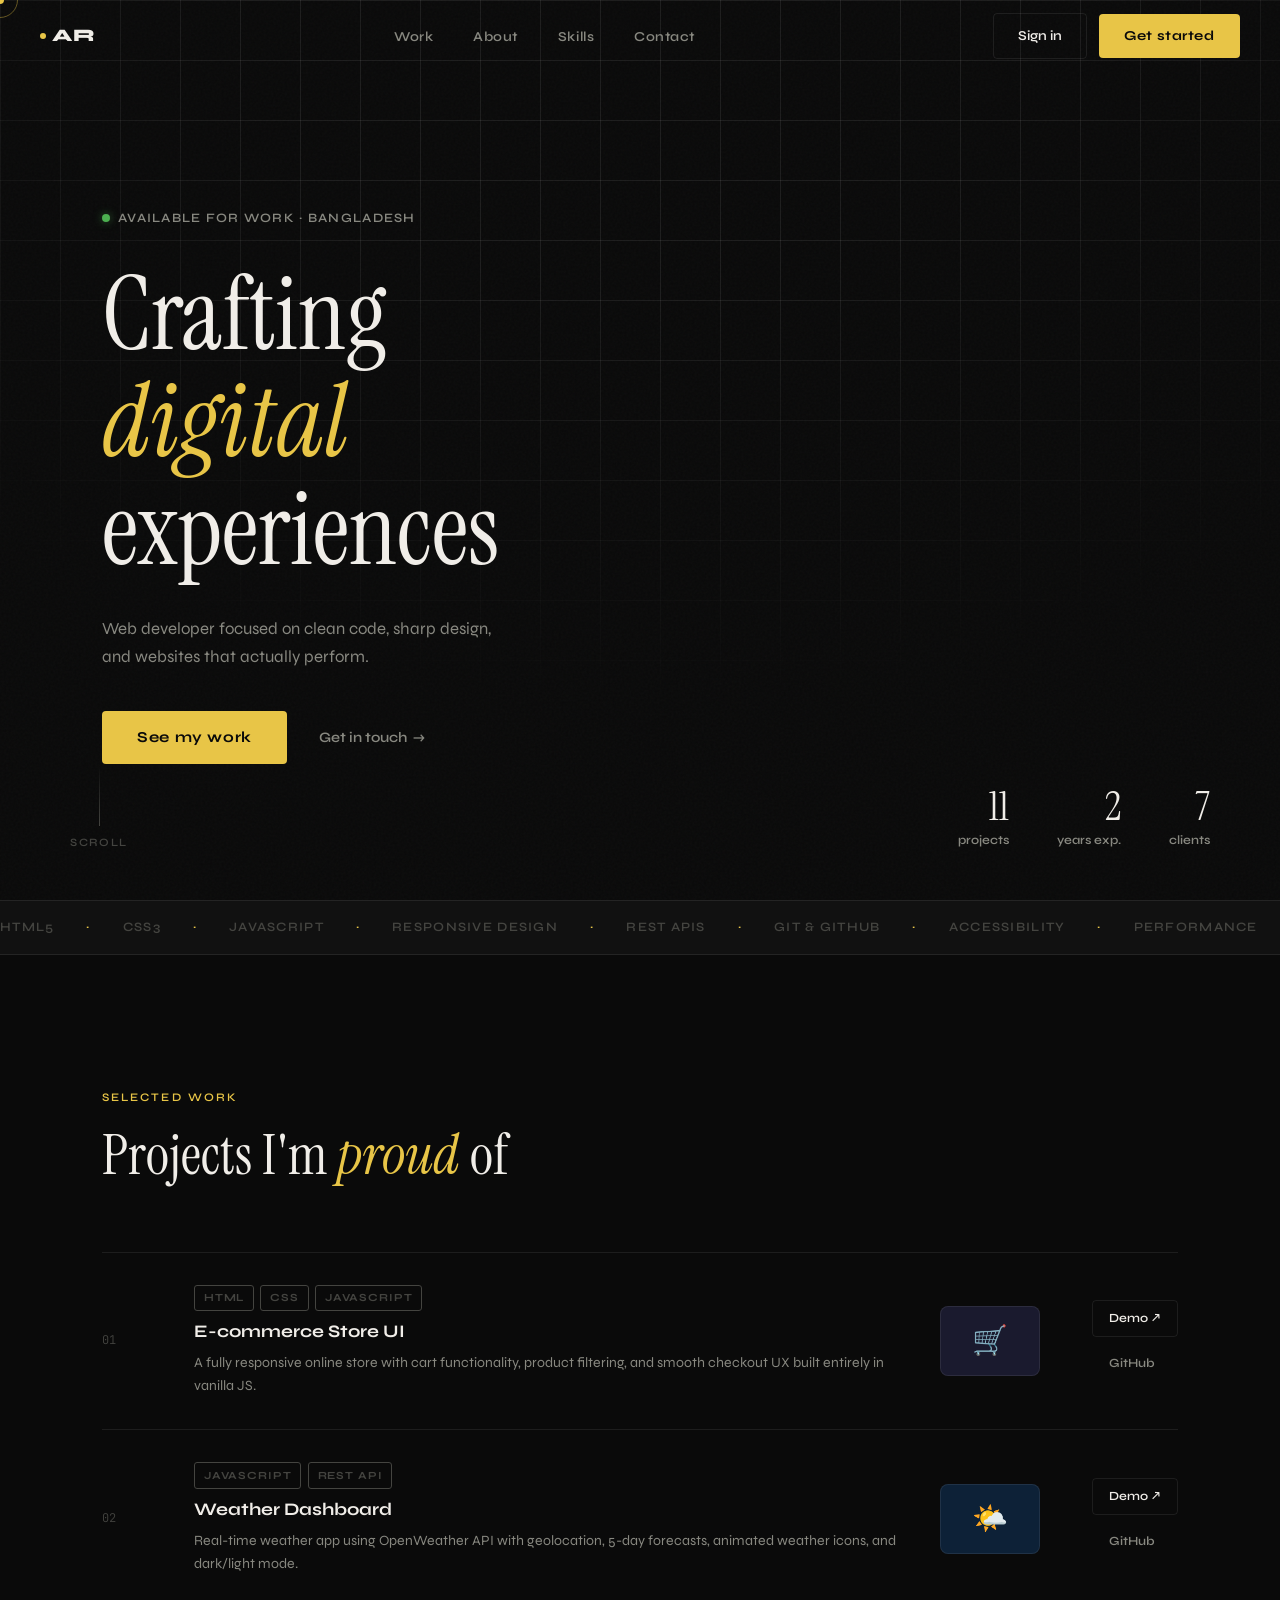
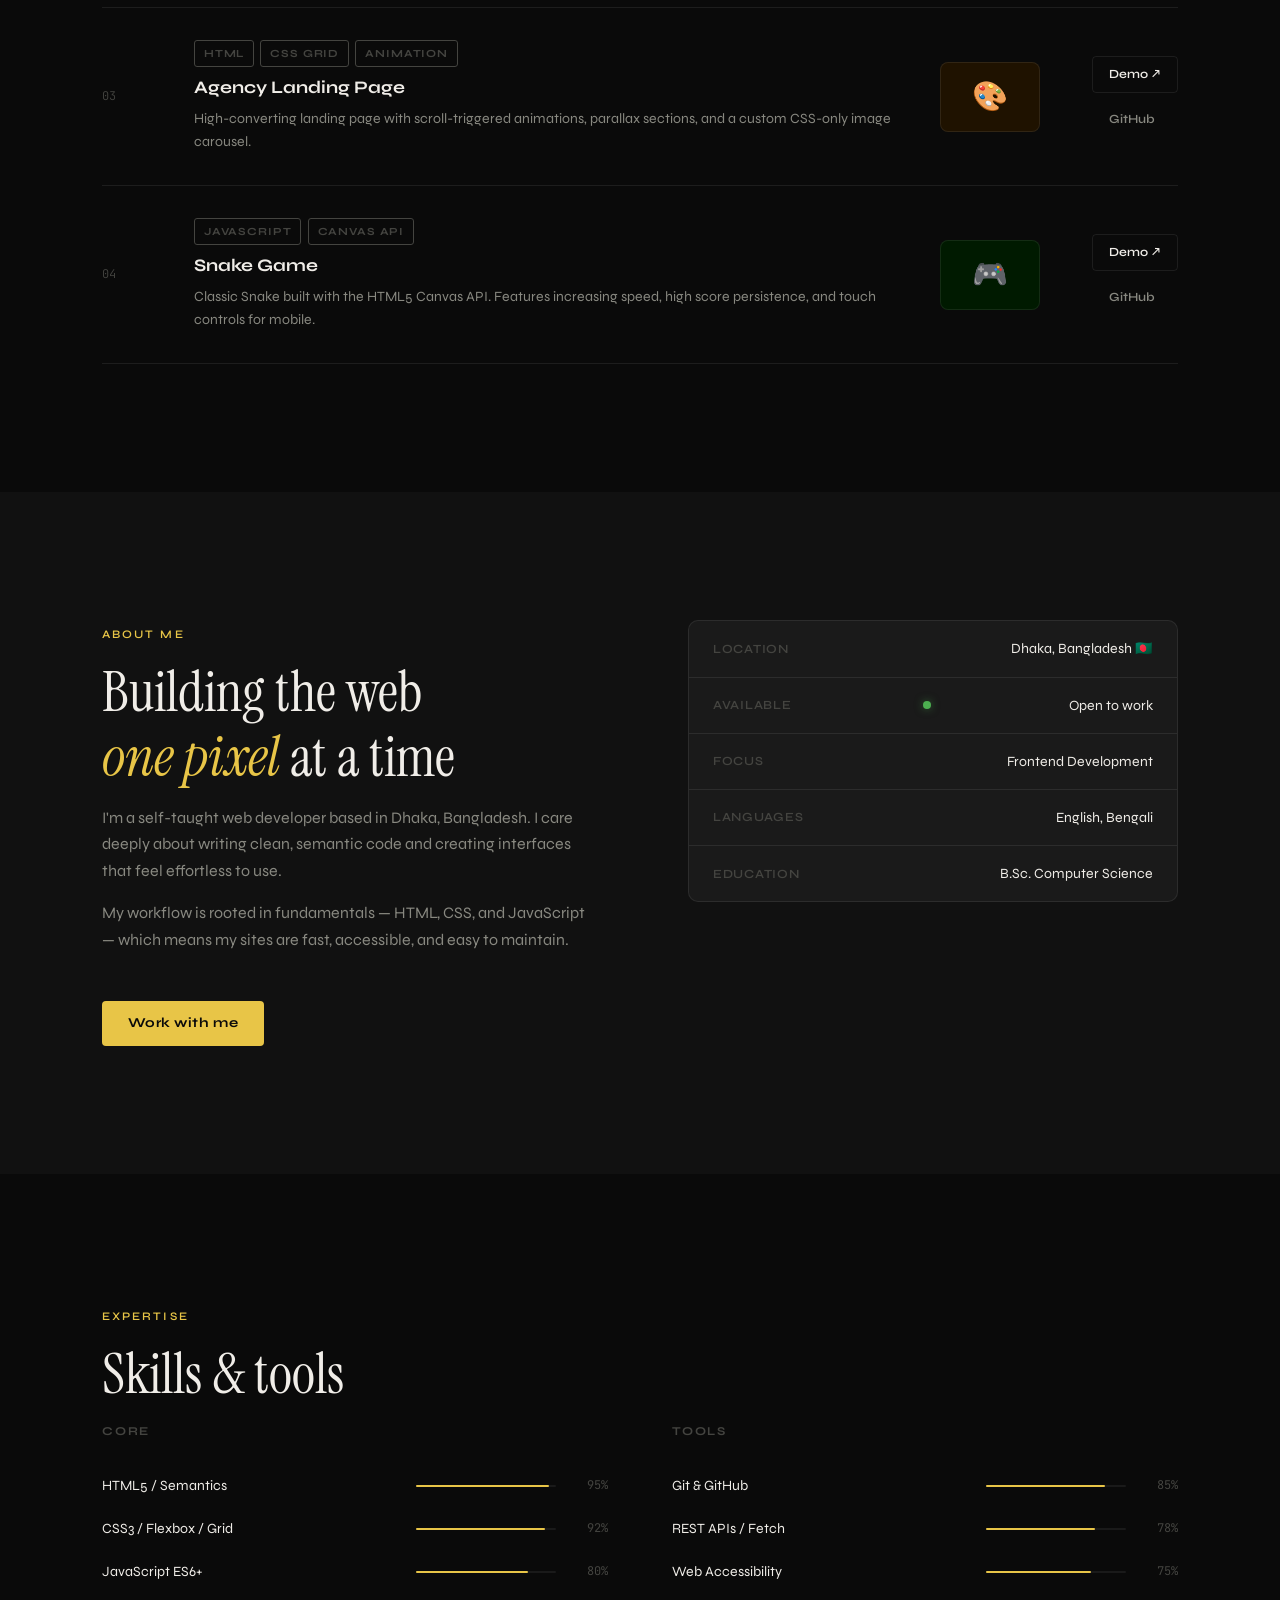
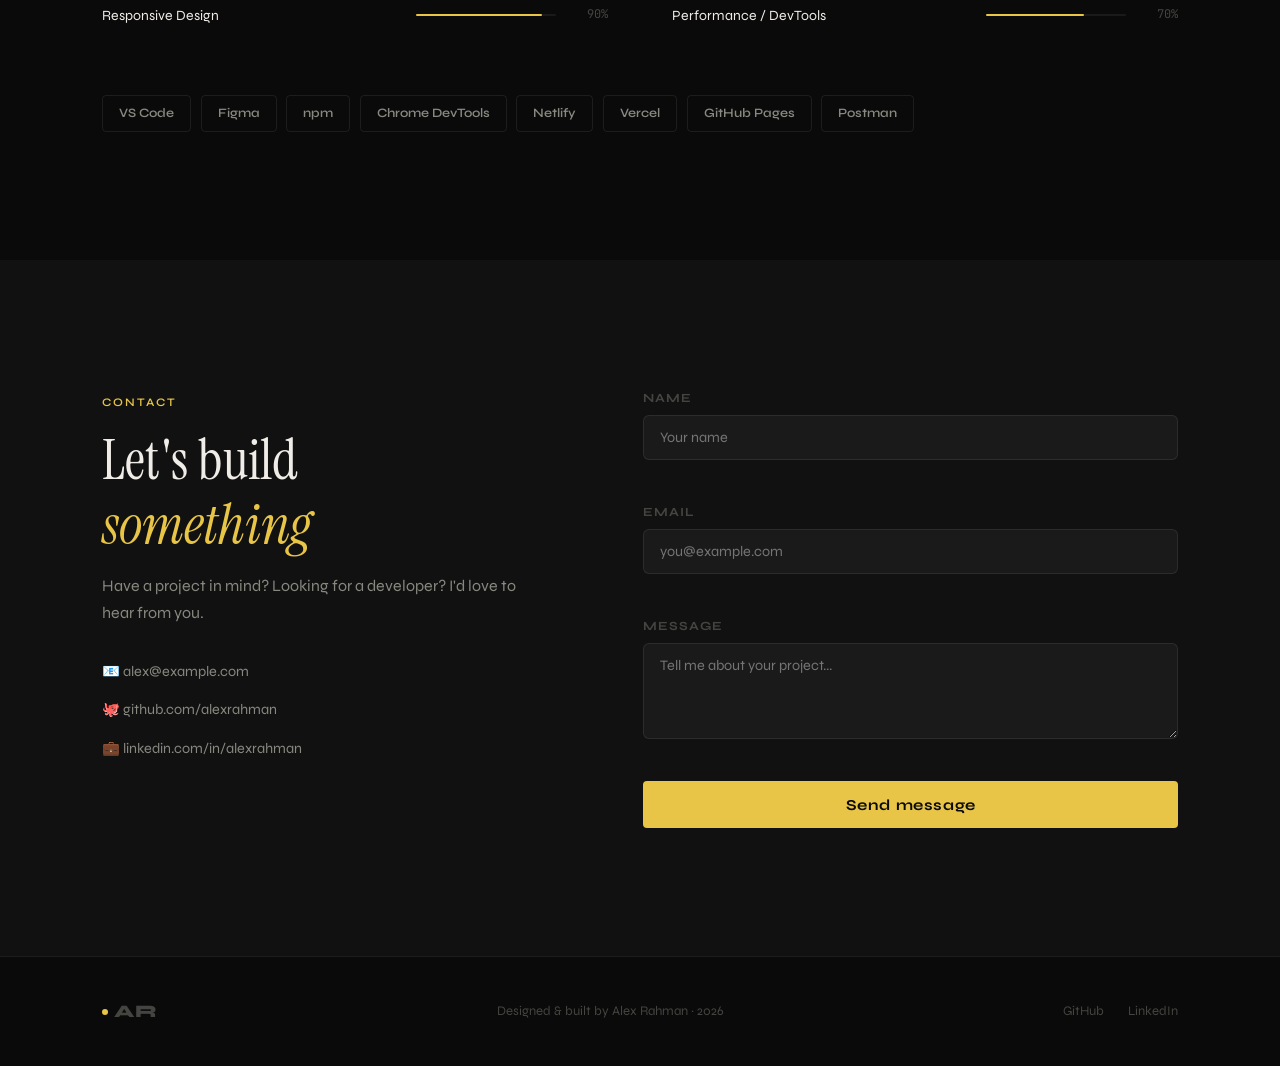
<file: index.html>
<!DOCTYPE html>
<html lang="en">
<head>
  <meta charset="UTF-8" />
  <meta name="viewport" content="width=device-width, initial-scale=1.0" />
  <title>DevFolio — Alex Rahman</title>
  <link rel="stylesheet" href="css/main.css" />
  <link rel="preconnect" href="https://fonts.googleapis.com" />
  <link rel="preconnect" href="https://fonts.gstatic.com" crossorigin />
  <link href="https://fonts.googleapis.com/css2?family=Syne:wght@400;500;600;700;800&family=Instrument+Serif:ital@0;1&family=JetBrains+Mono:wght@300;400&display=swap" rel="stylesheet" />
</head>
<body>

  <!-- CURSOR -->
  <div class="cursor" id="cursor"></div>
  <div class="cursor-follower" id="cursorFollower"></div>

  <!-- NAV -->
  <nav class="nav" id="nav">
    <a href="index.html" class="nav__brand">
      <span class="nav__brand-dot"></span>AR
    </a>
    <ul class="nav__links">
      <li><a href="#work">Work</a></li>
      <li><a href="#about">About</a></li>
      <li><a href="#skills">Skills</a></li>
      <li><a href="#contact">Contact</a></li>
    </ul>
    <div class="nav__auth">
      <a href="pages/login.html" class="btn-outline">Sign in</a>
      <a href="pages/register.html" class="btn-solid">Get started</a>
    </div>
    <button class="nav__hamburger" id="hamburger" aria-label="Menu">
      <span></span><span></span>
    </button>
  </nav>

  <!-- MOBILE MENU -->
  <div class="mobile-menu" id="mobileMenu">
    <a href="#work">Work</a>
    <a href="#about">About</a>
    <a href="#skills">Skills</a>
    <a href="#contact">Contact</a>
    <a href="pages/login.html">Sign in</a>
    <a href="pages/register.html" class="btn-solid">Get started</a>
  </div>

  <!-- HERO -->
  <section class="hero" id="home">
    <div class="hero__bg-grid"></div>
    <div class="hero__noise"></div>
    <div class="hero__content">
      <div class="hero__eyebrow">
        <span class="dot dot--green"></span>
        Available for work · Bangladesh
      </div>
      <h1 class="hero__title">
        <span class="hero__title-line" data-delay="0">Crafting</span>
        <span class="hero__title-line italic" data-delay="100">digital</span>
        <span class="hero__title-line" data-delay="200">experiences</span>
      </h1>
      <p class="hero__desc">
        Web developer focused on clean code, sharp design,<br />
        and websites that actually perform.
      </p>
      <div class="hero__actions">
        <a href="#work" class="btn-solid btn-lg">See my work</a>
        <a href="#contact" class="btn-text">Get in touch <span>→</span></a>
      </div>
    </div>
    <div class="hero__scroll">
      <div class="hero__scroll-line"></div>
      <span>scroll</span>
    </div>
    <div class="hero__counter">
      <div class="hero__counter-item">
        <strong class="count-up" data-target="12">0</strong>
        <span>projects</span>
      </div>
      <div class="hero__counter-item">
        <strong class="count-up" data-target="3">0</strong>
        <span>years exp.</span>
      </div>
      <div class="hero__counter-item">
        <strong class="count-up" data-target="8">0</strong>
        <span>clients</span>
      </div>
    </div>
  </section>

  <!-- MARQUEE -->
  <div class="marquee">
    <div class="marquee__track">
      <span>HTML5</span><span>·</span>
      <span>CSS3</span><span>·</span>
      <span>JavaScript</span><span>·</span>
      <span>Responsive Design</span><span>·</span>
      <span>REST APIs</span><span>·</span>
      <span>Git & GitHub</span><span>·</span>
      <span>Accessibility</span><span>·</span>
      <span>Performance</span><span>·</span>
      <span>HTML5</span><span>·</span>
      <span>CSS3</span><span>·</span>
      <span>JavaScript</span><span>·</span>
      <span>Responsive Design</span><span>·</span>
      <span>REST APIs</span><span>·</span>
      <span>Git & GitHub</span><span>·</span>
      <span>Accessibility</span><span>·</span>
      <span>Performance</span><span>·</span>
    </div>
  </div>

  <!-- WORK -->
  <section class="work section" id="work">
    <div class="container">
      <div class="section-header">
        <span class="label">Selected work</span>
        <h2 class="section-title">Projects I'm <em>proud</em> of</h2>
      </div>

      <div class="projects-list">

        <article class="project-row reveal">
          <div class="project-row__num">01</div>
          <div class="project-row__info">
            <div class="project-row__tags">
              <span class="tag">HTML</span><span class="tag">CSS</span><span class="tag">JavaScript</span>
            </div>
            <h3>E-commerce Store UI</h3>
            <p>A fully responsive online store with cart functionality, product filtering, and smooth checkout UX built entirely in vanilla JS.</p>
          </div>
          <div class="project-row__thumb" style="background:#1a1a2e;">
            <span class="project-emoji">🛒</span>
          </div>
          <div class="project-row__links">
            <a href="#" class="btn-outline btn-sm">Demo ↗</a>
            <a href="https://github.com" target="_blank" class="btn-ghost btn-sm">GitHub</a>
          </div>
        </article>

        <article class="project-row reveal">
          <div class="project-row__num">02</div>
          <div class="project-row__info">
            <div class="project-row__tags">
              <span class="tag">JavaScript</span><span class="tag">REST API</span>
            </div>
            <h3>Weather Dashboard</h3>
            <p>Real-time weather app using OpenWeather API with geolocation, 5-day forecasts, animated weather icons, and dark/light mode.</p>
          </div>
          <div class="project-row__thumb" style="background:#0d2137;">
            <span class="project-emoji">🌤️</span>
          </div>
          <div class="project-row__links">
            <a href="#" class="btn-outline btn-sm">Demo ↗</a>
            <a href="https://github.com" target="_blank" class="btn-ghost btn-sm">GitHub</a>
          </div>
        </article>

        <article class="project-row reveal">
          <div class="project-row__num">03</div>
          <div class="project-row__info">
            <div class="project-row__tags">
              <span class="tag">HTML</span><span class="tag">CSS Grid</span><span class="tag">Animation</span>
            </div>
            <h3>Agency Landing Page</h3>
            <p>High-converting landing page with scroll-triggered animations, parallax sections, and a custom CSS-only image carousel.</p>
          </div>
          <div class="project-row__thumb" style="background:#1f1200;">
            <span class="project-emoji">🎨</span>
          </div>
          <div class="project-row__links">
            <a href="#" class="btn-outline btn-sm">Demo ↗</a>
            <a href="https://github.com" target="_blank" class="btn-ghost btn-sm">GitHub</a>
          </div>
        </article>

        <article class="project-row reveal">
          <div class="project-row__num">04</div>
          <div class="project-row__info">
            <div class="project-row__tags">
              <span class="tag">JavaScript</span><span class="tag">Canvas API</span>
            </div>
            <h3>Snake Game</h3>
            <p>Classic Snake built with the HTML5 Canvas API. Features increasing speed, high score persistence, and touch controls for mobile.</p>
          </div>
          <div class="project-row__thumb" style="background:#001a00;">
            <span class="project-emoji">🎮</span>
          </div>
          <div class="project-row__links">
            <a href="#" class="btn-outline btn-sm">Demo ↗</a>
            <a href="https://github.com" target="_blank" class="btn-ghost btn-sm">GitHub</a>
          </div>
        </article>

      </div>
    </div>
  </section>

  <!-- ABOUT -->
  <section class="about section" id="about">
    <div class="container about__grid">
      <div class="about__left reveal">
        <span class="label">About me</span>
        <h2 class="section-title">Building the web<br /><em>one pixel</em> at a time</h2>
        <p class="about__text">I'm a self-taught web developer based in Dhaka, Bangladesh. I care deeply about writing clean, semantic code and creating interfaces that feel effortless to use.</p>
        <p class="about__text">My workflow is rooted in fundamentals — HTML, CSS, and JavaScript — which means my sites are fast, accessible, and easy to maintain.</p>
        <a href="pages/register.html" class="btn-solid" style="margin-top:2rem;display:inline-block;">Work with me</a>
      </div>
      <div class="about__right reveal">
        <div class="about__card">
          <div class="about__card-line">
            <span class="about__card-label">Location</span>
            <span>Dhaka, Bangladesh 🇧🇩</span>
          </div>
          <div class="about__card-line">
            <span class="about__card-label">Available</span>
            <span class="dot dot--green" style="display:inline-block;margin-right:6px;"></span><span>Open to work</span>
          </div>
          <div class="about__card-line">
            <span class="about__card-label">Focus</span>
            <span>Frontend Development</span>
          </div>
          <div class="about__card-line">
            <span class="about__card-label">Languages</span>
            <span>English, Bengali</span>
          </div>
          <div class="about__card-line">
            <span class="about__card-label">Education</span>
            <span>B.Sc. Computer Science</span>
          </div>
        </div>
      </div>
    </div>
  </section>

  <!-- SKILLS -->
  <section class="skills section" id="skills">
    <div class="container">
      <span class="label">Expertise</span>
      <h2 class="section-title">Skills &amp; tools</h2>
      <div class="skills__grid">
        <div class="skill-block reveal">
          <h3>Core</h3>
          <div class="skill-bar-row"><span>HTML5 / Semantics</span><div class="sbar"><div class="sbar__fill" data-w="95"></div></div><span class="sbar__pct">95%</span></div>
          <div class="skill-bar-row"><span>CSS3 / Flexbox / Grid</span><div class="sbar"><div class="sbar__fill" data-w="92"></div></div><span class="sbar__pct">92%</span></div>
          <div class="skill-bar-row"><span>JavaScript ES6+</span><div class="sbar"><div class="sbar__fill" data-w="80"></div></div><span class="sbar__pct">80%</span></div>
          <div class="skill-bar-row"><span>Responsive Design</span><div class="sbar"><div class="sbar__fill" data-w="90"></div></div><span class="sbar__pct">90%</span></div>
        </div>
        <div class="skill-block reveal">
          <h3>Tools</h3>
          <div class="skill-bar-row"><span>Git &amp; GitHub</span><div class="sbar"><div class="sbar__fill" data-w="85"></div></div><span class="sbar__pct">85%</span></div>
          <div class="skill-bar-row"><span>REST APIs / Fetch</span><div class="sbar"><div class="sbar__fill" data-w="78"></div></div><span class="sbar__pct">78%</span></div>
          <div class="skill-bar-row"><span>Web Accessibility</span><div class="sbar"><div class="sbar__fill" data-w="75"></div></div><span class="sbar__pct">75%</span></div>
          <div class="skill-bar-row"><span>Performance / DevTools</span><div class="sbar"><div class="sbar__fill" data-w="70"></div></div><span class="sbar__pct">70%</span></div>
        </div>
      </div>
      <div class="tools-badges reveal">
        <span>VS Code</span><span>Figma</span><span>npm</span><span>Chrome DevTools</span>
        <span>Netlify</span><span>Vercel</span><span>GitHub Pages</span><span>Postman</span>
      </div>
    </div>
  </section>

  <!-- CONTACT -->
  <section class="contact section" id="contact">
    <div class="container contact__grid">
      <div class="contact__left reveal">
        <span class="label">Contact</span>
        <h2 class="section-title">Let's build<br /><em>something</em></h2>
        <p>Have a project in mind? Looking for a developer? I'd love to hear from you.</p>
        <ul class="contact__links">
          <li><a href="mailto:alex@example.com">📧 alex@example.com</a></li>
          <li><a href="https://github.com" target="_blank">🐙 github.com/alexrahman</a></li>
          <li><a href="https://linkedin.com" target="_blank">💼 linkedin.com/in/alexrahman</a></li>
        </ul>
      </div>
      <form class="contact__form reveal" id="contactForm" novalidate>
        <div class="field">
          <label for="name">Name</label>
          <input type="text" id="name" placeholder="Your name" required />
          <span class="field__error" id="nameErr"></span>
        </div>
        <div class="field">
          <label for="email">Email</label>
          <input type="email" id="email" placeholder="you@example.com" required />
          <span class="field__error" id="emailErr"></span>
        </div>
        <div class="field">
          <label for="msg">Message</label>
          <textarea id="msg" rows="4" placeholder="Tell me about your project..." required></textarea>
          <span class="field__error" id="msgErr"></span>
        </div>
        <button type="submit" class="btn-solid btn-lg btn-full">Send message</button>
        <div class="form-ok" id="formOk">✅ Message sent! I'll get back to you soon.</div>
      </form>
    </div>
  </section>

  <!-- FOOTER -->
  <footer class="footer">
    <div class="container footer__inner">
      <span class="nav__brand"><span class="nav__brand-dot"></span>AR</span>
      <p>Designed &amp; built by Alex Rahman · <span id="yr"></span></p>
      <div class="footer__socials">
        <a href="https://github.com" target="_blank">GitHub</a>
        <a href="https://linkedin.com" target="_blank">LinkedIn</a>
      </div>
    </div>
  </footer>

  <script src="js/main.js"></script>
</body>
</html>
</file>
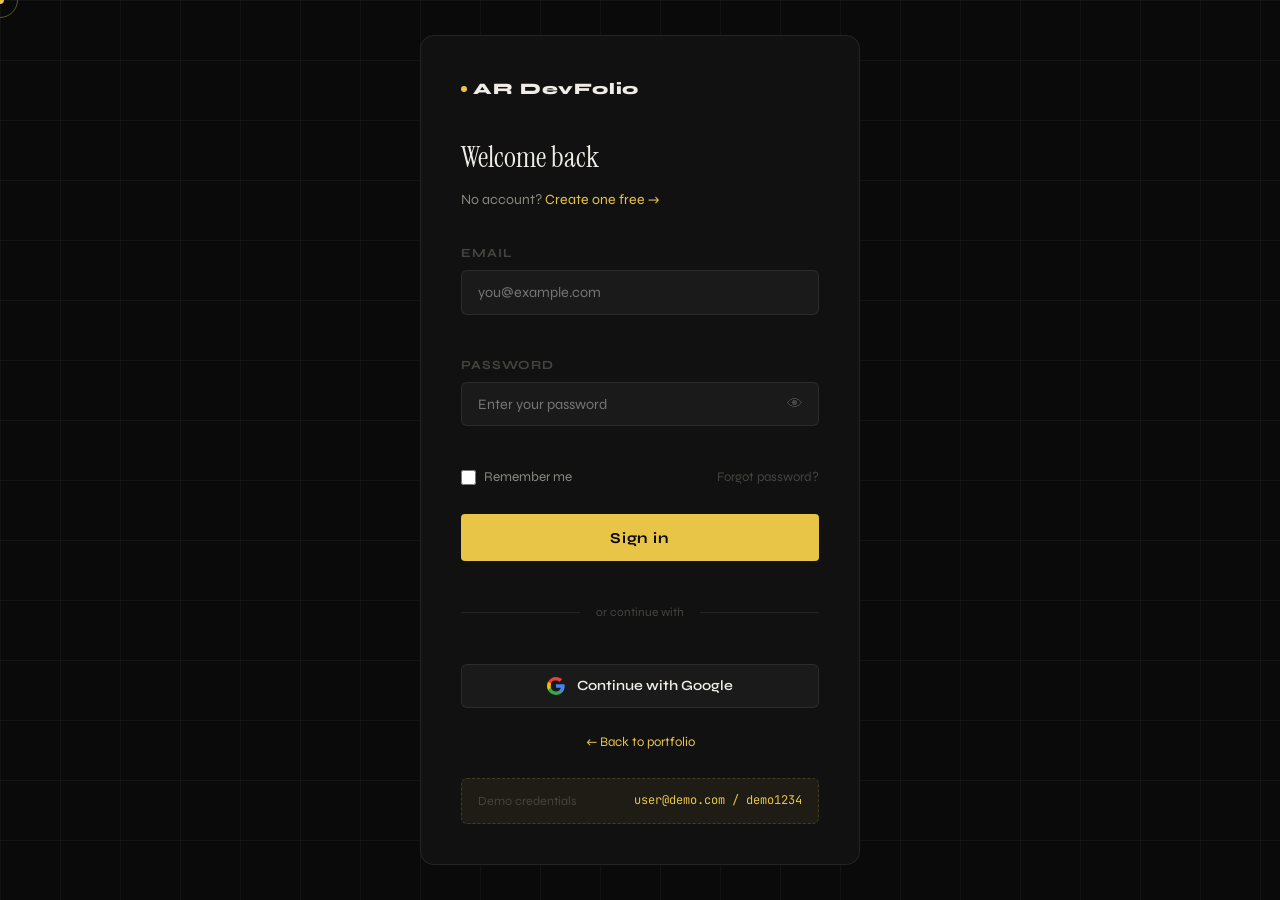
<file: pages/login.html>
<!DOCTYPE html>
<html lang="en">
<head>
  <meta charset="UTF-8" />
  <meta name="viewport" content="width=device-width, initial-scale=1.0" />
  <title>Sign In — DevFolio</title>
  <link rel="stylesheet" href="../css/main.css" />
  <link rel="preconnect" href="https://fonts.googleapis.com" />
  <link rel="preconnect" href="https://fonts.gstatic.com" crossorigin />
  <link href="https://fonts.googleapis.com/css2?family=Syne:wght@400;500;600;700;800&family=Instrument+Serif:ital@0;1&family=JetBrains+Mono:wght@300;400&display=swap" rel="stylesheet" />
</head>
<body class="auth-body">

  <div class="cursor" id="cursor"></div>
  <div class="cursor-follower" id="cursorFollower"></div>

  <div class="auth-bg-grid"></div>

  <div class="auth-card" id="authCard">

    <div class="auth-card__logo">
      <a href="../index.html">
        <span class="nav__brand-dot"></span>AR DevFolio
      </a>
    </div>

    <h1>Welcome back</h1>
    <p class="auth-card__sub">
      No account? <a href="register.html">Create one free →</a>
    </p>

    <form class="auth-form" id="loginForm" novalidate>

      <div class="field">
        <label for="email">Email</label>
        <input type="email" id="email" placeholder="you@example.com" autocomplete="email" />
        <span class="field__error" id="emailErr"></span>
      </div>

      <div class="field">
        <label for="password">Password</label>
        <div class="password-wrap">
          <input type="password" id="password" placeholder="Enter your password" autocomplete="current-password" />
          <button type="button" class="password-toggle" id="togglePwd" aria-label="Show password">👁</button>
        </div>
        <span class="field__error" id="pwdErr"></span>
      </div>

      <div class="auth-remember">
        <label class="checkbox-label">
          <input type="checkbox" id="remember" />
          <span>Remember me</span>
        </label>
        <a href="#" class="auth-forgot">Forgot password?</a>
      </div>

      <button type="submit" class="btn-solid btn-lg btn-full" id="loginBtn">Sign in</button>

      <div class="auth-divider">or continue with</div>

      <button type="button" class="btn-social" id="googleBtn">
        <svg width="18" height="18" viewBox="0 0 18 18" fill="none" xmlns="http://www.w3.org/2000/svg">
          <path d="M17.64 9.2c0-.637-.057-1.251-.164-1.84H9v3.481h4.844c-.209 1.125-.843 2.078-1.796 2.717v2.258h2.908c1.702-1.567 2.684-3.874 2.684-6.615z" fill="#4285F4"/>
          <path d="M9 18c2.43 0 4.467-.806 5.956-2.184l-2.908-2.258c-.806.54-1.837.86-3.048.86-2.344 0-4.328-1.584-5.036-3.711H.957v2.332C2.438 15.983 5.482 18 9 18z" fill="#34A853"/>
          <path d="M3.964 10.707A5.41 5.41 0 0 1 3.682 9c0-.593.102-1.17.282-1.707V4.961H.957A8.996 8.996 0 0 0 0 9c0 1.452.348 2.827.957 4.039l3.007-2.332z" fill="#FBBC05"/>
          <path d="M9 3.58c1.321 0 2.508.454 3.44 1.345l2.582-2.58C13.463.891 11.426 0 9 0 5.482 0 2.438 2.017.957 4.961L3.964 6.293C4.672 4.166 6.656 3.58 9 3.58z" fill="#EA4335"/>
        </svg>
        Continue with Google
      </button>

    </form>

    <div class="auth-footer">
      <a href="../index.html">← Back to portfolio</a>
    </div>

    <!-- Demo users hint -->
    <div class="demo-hint" id="demoHint">
      <span>Demo credentials</span>
      <code>user@demo.com / demo1234</code>
    </div>

  </div>

  <style>
    .auth-bg-grid {
      position: fixed; inset: 0; z-index: -1;
      background-image:
        linear-gradient(rgba(255,255,255,0.04) 1px, transparent 1px),
        linear-gradient(90deg, rgba(255,255,255,0.04) 1px, transparent 1px);
      background-size: 60px 60px;
    }
    #authCard {
      opacity: 0; transform: translateY(24px);
      animation: cardIn 0.7s cubic-bezier(0.16,1,0.3,1) 0.1s forwards;
    }
    @keyframes cardIn { to { opacity: 1; transform: none; } }

    .auth-remember {
      display: flex; justify-content: space-between; align-items: center;
      font-size: 0.84rem;
    }
    .checkbox-label {
      display: flex; align-items: center; gap: 0.5rem;
      color: var(--fg2); cursor: pointer;
    }
    .checkbox-label input { accent-color: var(--accent); width: 15px; height: 15px; cursor: pointer; }
    .auth-forgot { color: var(--fg3); font-size: 0.82rem; transition: color 0.2s; }
    .auth-forgot:hover { color: var(--accent); }

    .btn-social {
      display: flex; align-items: center; justify-content: center; gap: 0.75rem;
      width: 100%; padding: 0.75rem;
      background: var(--bg3); border: 1px solid var(--border);
      border-radius: 6px; cursor: pointer;
      color: var(--fg); font-family: var(--ff-sans);
      font-size: 0.88rem; font-weight: 600;
      transition: border-color 0.2s, background 0.2s;
    }
    .btn-social:hover { border-color: var(--fg3); background: var(--bg); }

    .demo-hint {
      margin-top: 1.5rem; padding: 0.75rem 1rem;
      background: rgba(232,197,71,0.06);
      border: 1px dashed rgba(232,197,71,0.2);
      border-radius: 6px;
      display: flex; align-items: center; justify-content: space-between;
      font-size: 0.78rem;
    }
    .demo-hint span { color: var(--fg3); }
    .demo-hint code {
      font-family: var(--ff-mono); color: var(--accent);
      font-size: 0.75rem; cursor: pointer;
    }
    .demo-hint code:hover { text-decoration: underline; }

    .login-error {
      text-align: center; padding: 0.65rem;
      background: rgba(230,85,85,0.1); border: 1px solid rgba(230,85,85,0.25);
      border-radius: 6px; color: #e55; font-size: 0.82rem;
      display: none;
    }
    .login-success {
      text-align: center; padding: 0.65rem;
      background: rgba(76,175,80,0.1); border: 1px solid rgba(76,175,80,0.25);
      border-radius: 6px; color: #4caf50; font-size: 0.82rem;
      display: none;
    }
  </style>

  <script src="../js/main.js"></script>
  <script src="../js/auth.js"></script>
</body>
</html>
</file>
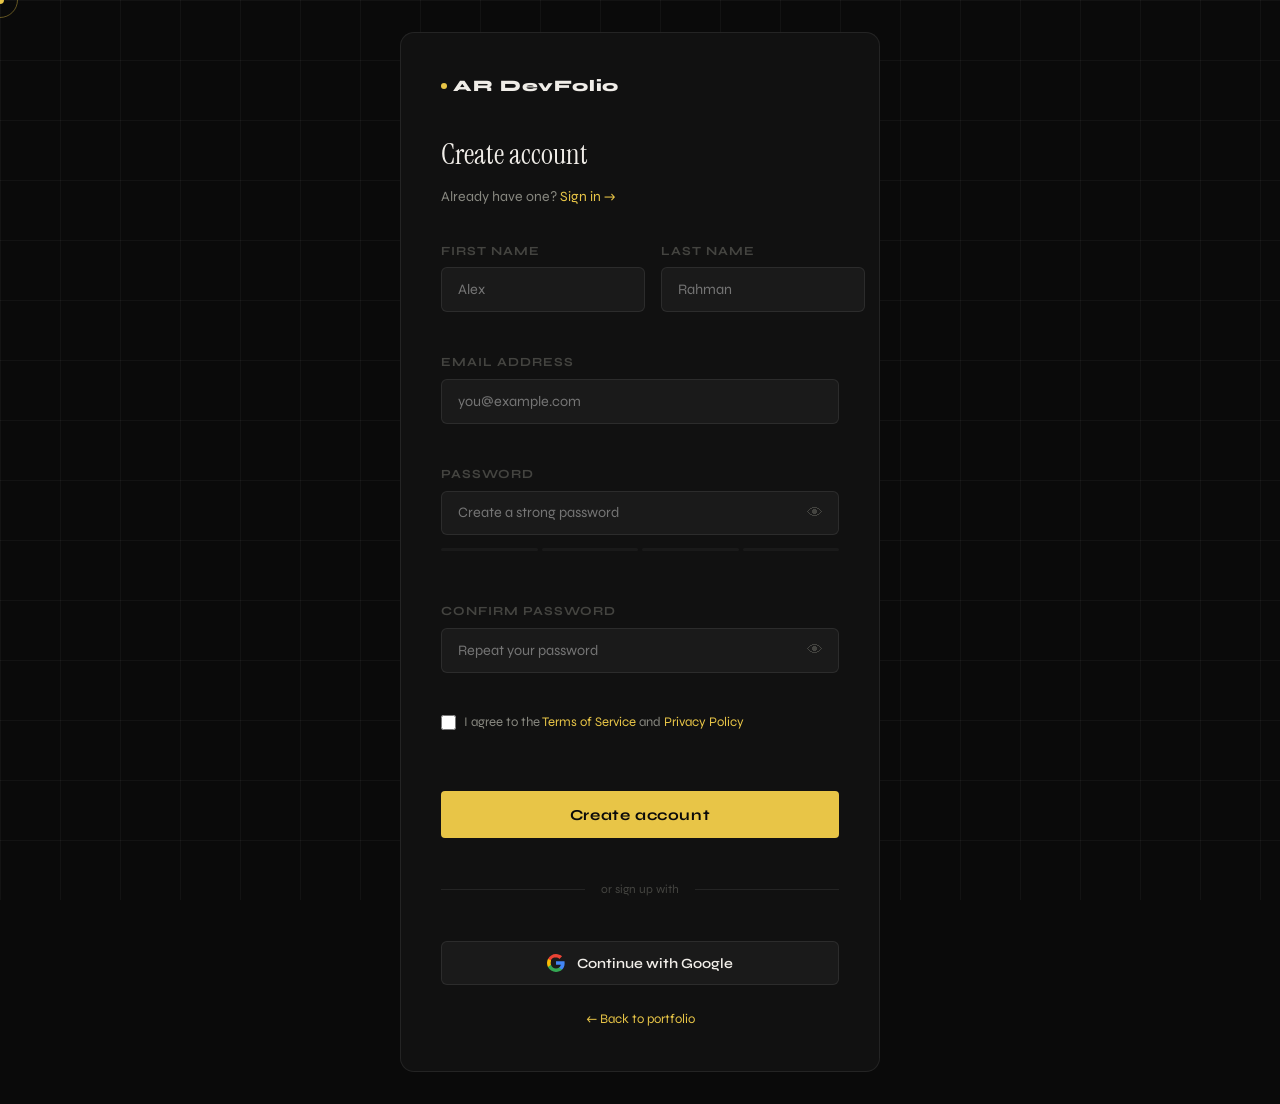
<file: pages/register.html>
<!DOCTYPE html>
<html lang="en">
<head>
  <meta charset="UTF-8" />
  <meta name="viewport" content="width=device-width, initial-scale=1.0" />
  <title>Create Account — DevFolio</title>
  <link rel="stylesheet" href="../css/main.css" />
  <link rel="preconnect" href="https://fonts.googleapis.com" />
  <link rel="preconnect" href="https://fonts.gstatic.com" crossorigin />
  <link href="https://fonts.googleapis.com/css2?family=Syne:wght@400;500;600;700;800&family=Instrument+Serif:ital@0;1&family=JetBrains+Mono:wght@300;400&display=swap" rel="stylesheet" />
</head>
<body class="auth-body">

  <div class="cursor" id="cursor"></div>
  <div class="cursor-follower" id="cursorFollower"></div>

  <div class="auth-bg-grid"></div>

  <div class="auth-card" id="authCard" style="max-width:480px;">

    <div class="auth-card__logo">
      <a href="../index.html">
        <span class="nav__brand-dot"></span>AR DevFolio
      </a>
    </div>

    <h1>Create account</h1>
    <p class="auth-card__sub">
      Already have one? <a href="login.html">Sign in →</a>
    </p>

    <form class="auth-form" id="registerForm" novalidate>

      <div class="name-row">
        <div class="field">
          <label for="firstName">First name</label>
          <input type="text" id="firstName" placeholder="Alex" autocomplete="given-name" />
          <span class="field__error" id="firstNameErr"></span>
        </div>
        <div class="field">
          <label for="lastName">Last name</label>
          <input type="text" id="lastName" placeholder="Rahman" autocomplete="family-name" />
          <span class="field__error" id="lastNameErr"></span>
        </div>
      </div>

      <div class="field">
        <label for="email">Email address</label>
        <input type="email" id="email" placeholder="you@example.com" autocomplete="email" />
        <span class="field__error" id="emailErr"></span>
      </div>

      <div class="field">
        <label for="password">Password</label>
        <div class="password-wrap">
          <input type="password" id="password" placeholder="Create a strong password" autocomplete="new-password" />
          <button type="button" class="password-toggle" id="togglePwd" aria-label="Show password">👁</button>
        </div>
        <div class="strength-bar" id="strengthBar">
          <span id="sb1"></span><span id="sb2"></span><span id="sb3"></span><span id="sb4"></span>
        </div>
        <div class="strength-label" id="strengthLabel"></div>
        <span class="field__error" id="pwdErr"></span>
      </div>

      <div class="field">
        <label for="confirm">Confirm password</label>
        <div class="password-wrap">
          <input type="password" id="confirm" placeholder="Repeat your password" autocomplete="new-password" />
          <button type="button" class="password-toggle" id="toggleConfirm" aria-label="Show password">👁</button>
        </div>
        <span class="field__error" id="confirmErr"></span>
      </div>

      <label class="checkbox-label" style="font-size:0.82rem;">
        <input type="checkbox" id="terms" />
        <span>I agree to the <a href="#" style="color:var(--accent);">Terms of Service</a> and <a href="#" style="color:var(--accent);">Privacy Policy</a></span>
      </label>
      <span class="field__error" id="termsErr"></span>

      <button type="submit" class="btn-solid btn-lg btn-full" id="registerBtn">Create account</button>

      <div class="auth-divider">or sign up with</div>

      <button type="button" class="btn-social">
        <svg width="18" height="18" viewBox="0 0 18 18" fill="none">
          <path d="M17.64 9.2c0-.637-.057-1.251-.164-1.84H9v3.481h4.844c-.209 1.125-.843 2.078-1.796 2.717v2.258h2.908c1.702-1.567 2.684-3.874 2.684-6.615z" fill="#4285F4"/>
          <path d="M9 18c2.43 0 4.467-.806 5.956-2.184l-2.908-2.258c-.806.54-1.837.86-3.048.86-2.344 0-4.328-1.584-5.036-3.711H.957v2.332C2.438 15.983 5.482 18 9 18z" fill="#34A853"/>
          <path d="M3.964 10.707A5.41 5.41 0 0 1 3.682 9c0-.593.102-1.17.282-1.707V4.961H.957A8.996 8.996 0 0 0 0 9c0 1.452.348 2.827.957 4.039l3.007-2.332z" fill="#FBBC05"/>
          <path d="M9 3.58c1.321 0 2.508.454 3.44 1.345l2.582-2.58C13.463.891 11.426 0 9 0 5.482 0 2.438 2.017.957 4.961L3.964 6.293C4.672 4.166 6.656 3.58 9 3.58z" fill="#EA4335"/>
        </svg>
        Continue with Google
      </button>

    </form>

    <div class="auth-footer">
      <a href="../index.html">← Back to portfolio</a>
    </div>
  </div>

  <style>
    .auth-bg-grid {
      position: fixed; inset: 0; z-index: -1;
      background-image:
        linear-gradient(rgba(255,255,255,0.04) 1px, transparent 1px),
        linear-gradient(90deg, rgba(255,255,255,0.04) 1px, transparent 1px);
      background-size: 60px 60px;
    }
    #authCard {
      opacity: 0; transform: translateY(24px);
      animation: cardIn 0.7s cubic-bezier(0.16,1,0.3,1) 0.1s forwards;
    }
    @keyframes cardIn { to { opacity: 1; transform: none; } }

    .name-row { display: grid; grid-template-columns: 1fr 1fr; gap: 1rem; }
    @media (max-width: 480px) { .name-row { grid-template-columns: 1fr; } }

    .checkbox-label {
      display: flex; align-items: flex-start; gap: 0.5rem;
      color: var(--fg2); cursor: pointer; line-height: 1.5;
    }
    .checkbox-label input { accent-color: var(--accent); width: 15px; height: 15px; margin-top: 2px; cursor: pointer; flex-shrink: 0; }

    .btn-social {
      display: flex; align-items: center; justify-content: center; gap: 0.75rem;
      width: 100%; padding: 0.75rem;
      background: var(--bg3); border: 1px solid var(--border);
      border-radius: 6px; cursor: pointer;
      color: var(--fg); font-family: var(--ff-sans);
      font-size: 0.88rem; font-weight: 600;
      transition: border-color 0.2s, background 0.2s;
    }
    .btn-social:hover { border-color: var(--fg3); background: var(--bg); }

    .register-success {
      display: none; text-align: center;
      padding: 1rem; margin-top: 1rem;
      background: rgba(76,175,80,0.08);
      border: 1px solid rgba(76,175,80,0.25);
      border-radius: 8px; color: #4caf50;
      font-size: 0.88rem; line-height: 1.6;
    }
  </style>

  <script src="../js/main.js"></script>
  <script src="../js/auth.js"></script>
</body>
</html>
</file>
<file: css/main.css>
/* ===========================
   RESET & TOKENS
   =========================== */
*, *::before, *::after { box-sizing: border-box; margin: 0; padding: 0; }

:root {
  --bg: #0a0a0a;
  --bg2: #111111;
  --bg3: #1a1a1a;
  --fg: #f0ede8;
  --fg2: #888880;
  --fg3: #444440;
  --accent: #e8c547;
  --accent2: #c8a52a;
  --border: rgba(255,255,255,0.08);
  --radius: 10px;
  --nav-h: 72px;
  --ease: cubic-bezier(0.16, 1, 0.3, 1);
  --ff-display: 'Instrument Serif', Georgia, serif;
  --ff-sans: 'Syne', system-ui, sans-serif;
  --ff-mono: 'JetBrains Mono', monospace;
}

html { scroll-behavior: smooth; }

body {
  font-family: var(--ff-sans);
  background: var(--bg);
  color: var(--fg);
  font-weight: 400;
  font-size: 16px;
  line-height: 1.65;
  cursor: none;
  overflow-x: hidden;
}

a { color: inherit; text-decoration: none; }
ul { list-style: none; }
em { font-style: italic; font-family: var(--ff-display); color: var(--accent); }

/* ===========================
   CUSTOM CURSOR
   =========================== */
.cursor {
  width: 8px; height: 8px;
  background: var(--accent);
  border-radius: 50%;
  position: fixed;
  top: 0; left: 0;
  pointer-events: none;
  z-index: 9999;
  transform: translate(-50%, -50%);
  transition: transform 0.1s, width 0.2s, height 0.2s;
}
.cursor-follower {
  width: 36px; height: 36px;
  border: 1px solid rgba(232,197,71,0.4);
  border-radius: 50%;
  position: fixed;
  top: 0; left: 0;
  pointer-events: none;
  z-index: 9998;
  transform: translate(-50%, -50%);
  transition: left 0.12s var(--ease), top 0.12s var(--ease), width 0.3s, height 0.3s;
}
body:has(a:hover) .cursor { transform: translate(-50%,-50%) scale(2); }
body:has(button:hover) .cursor { transform: translate(-50%,-50%) scale(2); }

/* ===========================
   LAYOUT
   =========================== */
.container { max-width: 1140px; margin: 0 auto; padding: 0 2rem; }
.section { padding: 8rem 0; }
.section-header { margin-bottom: 4rem; }

/* ===========================
   TYPOGRAPHY
   =========================== */
.label {
  display: inline-block;
  font-size: 0.72rem;
  font-weight: 600;
  letter-spacing: 0.18em;
  text-transform: uppercase;
  color: var(--accent);
  margin-bottom: 1rem;
}
.section-title {
  font-family: var(--ff-display);
  font-size: clamp(2.2rem, 4.5vw, 3.5rem);
  font-weight: 400;
  line-height: 1.15;
  margin-bottom: 1rem;
}

/* ===========================
   BUTTONS
   =========================== */
.btn-solid {
  display: inline-block;
  background: var(--accent);
  color: #0a0a0a;
  font-family: var(--ff-sans);
  font-size: 0.85rem;
  font-weight: 700;
  letter-spacing: 0.04em;
  padding: 0.7rem 1.6rem;
  border-radius: 4px;
  border: none;
  cursor: pointer;
  transition: background 0.2s, transform 0.2s var(--ease);
}
.btn-solid:hover { background: #f0d060; transform: translateY(-2px); }
.btn-outline {
  display: inline-block;
  background: transparent;
  color: var(--fg);
  font-family: var(--ff-sans);
  font-size: 0.85rem;
  font-weight: 600;
  padding: 0.65rem 1.5rem;
  border-radius: 4px;
  border: 1px solid var(--border);
  cursor: pointer;
  transition: border-color 0.2s, color 0.2s, transform 0.2s var(--ease);
}
.btn-outline:hover { border-color: var(--fg2); transform: translateY(-2px); }
.btn-ghost {
  display: inline-block;
  background: transparent;
  color: var(--fg2);
  font-family: var(--ff-sans);
  font-size: 0.85rem;
  font-weight: 600;
  padding: 0.65rem 1.5rem;
  border-radius: 4px;
  border: 1px solid transparent;
  cursor: pointer;
  transition: color 0.2s, border-color 0.2s;
}
.btn-ghost:hover { color: var(--fg); border-color: var(--border); }
.btn-text {
  display: inline-flex; align-items: center; gap: 0.4rem;
  color: var(--fg2); font-size: 0.9rem; font-weight: 600;
  transition: color 0.2s, gap 0.2s;
}
.btn-text:hover { color: var(--fg); gap: 0.7rem; }
.btn-lg { padding: 0.9rem 2.2rem; font-size: 0.95rem; }
.btn-sm { padding: 0.45rem 1rem; font-size: 0.78rem; }
.btn-full { width: 100%; text-align: center; display: block; }

/* ===========================
   DOTS
   =========================== */
.dot {
  display: inline-block;
  width: 8px; height: 8px;
  border-radius: 50%;
  background: #888;
}
.dot--green { background: #4caf50; box-shadow: 0 0 8px #4caf5080; animation: glow 2s infinite; }
@keyframes glow { 0%,100%{opacity:1} 50%{opacity:0.5} }

/* ===========================
   NAV
   =========================== */
.nav {
  position: fixed; top: 0; left: 0; right: 0;
  height: var(--nav-h);
  display: flex; align-items: center; justify-content: space-between;
  padding: 0 2.5rem;
  z-index: 100;
  transition: background 0.3s, border-bottom 0.3s;
}
.nav.scrolled {
  background: rgba(10,10,10,0.9);
  backdrop-filter: blur(16px);
  border-bottom: 1px solid var(--border);
}
.nav__brand {
  font-family: var(--ff-sans);
  font-size: 1.1rem;
  font-weight: 800;
  letter-spacing: 0.05em;
  display: flex; align-items: center; gap: 0.4rem;
}
.nav__brand-dot {
  width: 6px; height: 6px; border-radius: 50%;
  background: var(--accent);
  display: inline-block;
}
.nav__links {
  display: flex; gap: 2.5rem;
}
.nav__links a {
  font-size: 0.85rem; font-weight: 600;
  color: var(--fg2);
  letter-spacing: 0.04em;
  transition: color 0.2s;
  position: relative;
}
.nav__links a::after {
  content: ''; position: absolute;
  bottom: -4px; left: 0; right: 100%;
  height: 1px; background: var(--accent);
  transition: right 0.3s var(--ease);
}
.nav__links a:hover { color: var(--fg); }
.nav__links a:hover::after { right: 0; }
.nav__auth { display: flex; align-items: center; gap: 0.75rem; }
.nav__hamburger {
  display: none; flex-direction: column; gap: 6px;
  background: none; border: none; cursor: pointer; padding: 4px;
}
.nav__hamburger span {
  display: block; width: 22px; height: 1.5px;
  background: var(--fg); transition: all 0.3s;
}

/* ===========================
   MOBILE MENU
   =========================== */
.mobile-menu {
  display: none;
  flex-direction: column;
  gap: 1.5rem;
  position: fixed;
  top: var(--nav-h); left: 0; right: 0;
  background: var(--bg2);
  padding: 2rem 2.5rem;
  border-bottom: 1px solid var(--border);
  z-index: 99;
  font-size: 1rem; font-weight: 600;
}
.mobile-menu.open { display: flex; }

/* ===========================
   HERO
   =========================== */
.hero {
  min-height: 100vh;
  display: flex; flex-direction: column;
  justify-content: center;
  padding: calc(var(--nav-h) + 4rem) 2rem 4rem;
  max-width: 1140px; margin: 0 auto;
  position: relative;
}
.hero__bg-grid {
  position: fixed; inset: 0; z-index: -2;
  background-image:
    linear-gradient(var(--border) 1px, transparent 1px),
    linear-gradient(90deg, var(--border) 1px, transparent 1px);
  background-size: 60px 60px;
  mask-image: radial-gradient(ellipse 80% 80% at 50% 0%, black 40%, transparent 100%);
}
.hero__noise {
  position: fixed; inset: 0; z-index: -1; opacity: 0.03;
  background-image: url("data:image/svg+xml,%3Csvg viewBox='0 0 512 512' xmlns='http://www.w3.org/2000/svg'%3E%3Cfilter id='n'%3E%3CfeTurbulence type='fractalNoise' baseFrequency='0.75' numOctaves='4' stitchTiles='stitch'/%3E%3C/filter%3E%3Crect width='100%25' height='100%25' filter='url(%23n)'/%3E%3C/svg%3E");
}
.hero__eyebrow {
  display: flex; align-items: center; gap: 0.5rem;
  font-size: 0.8rem; font-weight: 600; letter-spacing: 0.1em;
  color: var(--fg2); text-transform: uppercase;
  margin-bottom: 2rem;
  opacity: 0; animation: fadeUp 0.8s var(--ease) 0.1s forwards;
}
.hero__title {
  display: flex; flex-direction: column;
  font-family: var(--ff-display);
  font-size: clamp(3.5rem, 8vw, 7rem);
  font-weight: 400;
  line-height: 1.05;
  margin-bottom: 2rem;
}
.hero__title-line {
  display: block;
  opacity: 0; transform: translateY(40px);
  animation: fadeUp 0.9s var(--ease) forwards;
}
.hero__title-line.italic { font-style: italic; color: var(--accent); }
.hero__title-line:nth-child(1) { animation-delay: 0.2s; }
.hero__title-line:nth-child(2) { animation-delay: 0.35s; }
.hero__title-line:nth-child(3) { animation-delay: 0.5s; }

.hero__desc {
  font-size: 1.05rem; color: var(--fg2);
  margin-bottom: 2.5rem;
  opacity: 0; animation: fadeUp 0.8s var(--ease) 0.65s forwards;
}
.hero__actions {
  display: flex; align-items: center; gap: 2rem; flex-wrap: wrap;
  opacity: 0; animation: fadeUp 0.8s var(--ease) 0.8s forwards;
}
.hero__scroll {
  position: absolute; bottom: 3rem; left: 0;
  display: flex; flex-direction: column; align-items: center; gap: 0.5rem;
  font-size: 0.7rem; font-weight: 600; letter-spacing: 0.15em;
  text-transform: uppercase; color: var(--fg3);
}
.hero__scroll-line {
  width: 1px; height: 60px;
  background: linear-gradient(to bottom, transparent, var(--fg3));
  animation: scrollLine 2s ease-in-out infinite;
}
@keyframes scrollLine {
  0% { transform: scaleY(0); transform-origin: top; }
  50% { transform: scaleY(1); transform-origin: top; }
  51% { transform: scaleY(1); transform-origin: bottom; }
  100% { transform: scaleY(0); transform-origin: bottom; }
}
.hero__counter {
  position: absolute; bottom: 3rem; right: 0;
  display: flex; gap: 3rem;
}
.hero__counter-item {
  text-align: right;
  opacity: 0; animation: fadeUp 0.8s var(--ease) 1s forwards;
}
.hero__counter-item strong {
  display: block; font-family: var(--ff-display);
  font-size: 2.5rem; font-weight: 400; line-height: 1;
  color: var(--fg);
}
.hero__counter-item span { font-size: 0.78rem; color: var(--fg2); font-weight: 600; }

@keyframes fadeUp {
  to { opacity: 1; transform: translateY(0); }
}

/* ===========================
   MARQUEE
   =========================== */
.marquee {
  border-top: 1px solid var(--border);
  border-bottom: 1px solid var(--border);
  overflow: hidden; padding: 1rem 0;
  background: var(--bg2);
}
.marquee__track {
  display: flex; gap: 2rem; width: max-content;
  animation: marquee 20s linear infinite;
  font-size: 0.8rem; font-weight: 600; letter-spacing: 0.1em;
  text-transform: uppercase; color: var(--fg3);
}
.marquee__track span:nth-child(even) { color: var(--accent); }
@keyframes marquee { from { transform: translateX(0); } to { transform: translateX(-50%); } }

/* ===========================
   WORK / PROJECTS
   =========================== */
.projects-list { display: flex; flex-direction: column; }
.project-row {
  display: grid;
  grid-template-columns: 60px 1fr 120px auto;
  gap: 2rem; align-items: center;
  padding: 2rem 0;
  border-bottom: 1px solid var(--border);
  transition: background 0.2s;
}
.project-row:first-child { border-top: 1px solid var(--border); }
.project-row:hover { background: var(--bg2); padding-left: 1rem; padding-right: 1rem; margin: 0 -1rem; }

.project-row__num {
  font-family: var(--ff-mono);
  font-size: 0.75rem; color: var(--fg3); font-weight: 300;
}
.project-row__tags {
  display: flex; gap: 0.4rem; flex-wrap: wrap; margin-bottom: 0.4rem;
}
.tag {
  font-size: 0.68rem; font-weight: 700;
  letter-spacing: 0.08em; text-transform: uppercase;
  padding: 0.2rem 0.55rem;
  border: 1px solid var(--fg3); border-radius: 3px;
  color: var(--fg3);
}
.project-row__info h3 { font-size: 1.1rem; font-weight: 700; margin-bottom: 0.3rem; }
.project-row__info p { font-size: 0.88rem; color: var(--fg2); }
.project-row__thumb {
  width: 100px; height: 70px; border-radius: 8px;
  display: flex; align-items: center; justify-content: center;
  border: 1px solid var(--border);
}
.project-emoji { font-size: 1.8rem; }
.project-row__links { display: flex; flex-direction: column; gap: 0.5rem; }

/* ===========================
   ABOUT
   =========================== */
.about { background: var(--bg2); }
.about__grid {
  display: grid; grid-template-columns: 1fr 1fr; gap: 6rem; align-items: start;
}
.about__text { color: var(--fg2); margin-bottom: 1rem; }
.about__card {
  background: var(--bg3);
  border: 1px solid var(--border);
  border-radius: var(--radius);
  overflow: hidden;
}
.about__card-line {
  display: flex; justify-content: space-between; align-items: center;
  padding: 1rem 1.5rem;
  border-bottom: 1px solid var(--border);
  font-size: 0.88rem;
}
.about__card-line:last-child { border-bottom: none; }
.about__card-label { color: var(--fg3); font-size: 0.78rem; font-weight: 600; letter-spacing: 0.06em; text-transform: uppercase; }

/* ===========================
   SKILLS
   =========================== */
.skills__grid {
  display: grid; grid-template-columns: 1fr 1fr;
  gap: 4rem; margin-bottom: 3rem;
}
.skill-block h3 {
  font-size: 0.75rem; font-weight: 700;
  letter-spacing: 0.15em; text-transform: uppercase;
  color: var(--fg3); margin-bottom: 2rem;
}
.skill-bar-row {
  display: grid; grid-template-columns: 1fr auto auto;
  gap: 1rem; align-items: center; margin-bottom: 1.25rem;
  font-size: 0.88rem;
}
.sbar {
  height: 2px; background: var(--bg3); border-radius: 1px; width: 140px;
}
.sbar__fill {
  height: 100%; width: 0; background: var(--accent);
  border-radius: 1px; transition: width 1.4s var(--ease);
}
.sbar__pct { font-size: 0.75rem; color: var(--fg3); font-family: var(--ff-mono); min-width: 36px; text-align: right; }
.tools-badges {
  display: flex; flex-wrap: wrap; gap: 0.6rem;
}
.tools-badges span {
  font-size: 0.8rem; font-weight: 600;
  padding: 0.45rem 1rem;
  border: 1px solid var(--border); border-radius: 4px;
  color: var(--fg2);
  transition: border-color 0.2s, color 0.2s;
  cursor: default;
}
.tools-badges span:hover { border-color: var(--accent); color: var(--accent); }

/* ===========================
   CONTACT
   =========================== */
.contact { background: var(--bg2); }
.contact__grid {
  display: grid; grid-template-columns: 1fr 1.2fr; gap: 6rem; align-items: start;
}
.contact__left p { color: var(--fg2); margin-bottom: 2rem; }
.contact__links { display: flex; flex-direction: column; gap: 0.75rem; }
.contact__links a { font-size: 0.9rem; color: var(--fg2); transition: color 0.2s; }
.contact__links a:hover { color: var(--accent); }

.contact__form { display: flex; flex-direction: column; gap: 1.25rem; }
.field { display: flex; flex-direction: column; gap: 0.4rem; }
.field label { font-size: 0.78rem; font-weight: 700; letter-spacing: 0.08em; text-transform: uppercase; color: var(--fg3); }
.field input, .field textarea {
  background: var(--bg3); border: 1px solid var(--border);
  border-radius: 6px; padding: 0.8rem 1rem;
  color: var(--fg); font-family: var(--ff-sans); font-size: 0.9rem;
  outline: none; transition: border-color 0.2s;
  resize: vertical;
}
.field input:focus, .field textarea:focus { border-color: var(--accent); }
.field input.err, .field textarea.err { border-color: #e55; }
.field__error { font-size: 0.75rem; color: #e55; min-height: 1rem; }
.form-ok {
  display: none; text-align: center; padding: 0.75rem;
  background: rgba(76,175,80,0.1); border: 1px solid rgba(76,175,80,0.3);
  border-radius: 6px; color: #4caf50; font-size: 0.88rem;
}

/* ===========================
   FOOTER
   =========================== */
.footer { border-top: 1px solid var(--border); padding: 2.5rem 0; }
.footer__inner {
  display: flex; align-items: center; justify-content: space-between;
  font-size: 0.82rem; color: var(--fg3);
}
.footer__socials { display: flex; gap: 1.5rem; }
.footer__socials a { color: var(--fg3); transition: color 0.2s; }
.footer__socials a:hover { color: var(--fg); }

/* ===========================
   SCROLL REVEAL
   =========================== */
.reveal {
  opacity: 0; transform: translateY(28px);
  transition: opacity 0.8s var(--ease), transform 0.8s var(--ease);
}
.reveal.in { opacity: 1; transform: none; }

/* ===========================
   AUTH PAGES (login/register)
   =========================== */
.auth-body {
  min-height: 100vh;
  display: flex; align-items: center; justify-content: center;
  padding: 2rem;
  background: var(--bg);
}
.auth-card {
  width: 100%; max-width: 440px;
  background: var(--bg2);
  border: 1px solid var(--border);
  border-radius: 14px;
  padding: 2.5rem;
}
.auth-card__logo {
  display: flex; align-items: center; gap: 0.4rem;
  font-size: 1rem; font-weight: 800; letter-spacing: 0.05em;
  margin-bottom: 2rem;
}
.auth-card__logo a { display: flex; align-items: center; gap: 0.4rem; }
.auth-card h1 {
  font-family: var(--ff-display);
  font-size: 1.8rem; font-weight: 400;
  margin-bottom: 0.4rem;
}
.auth-card__sub { color: var(--fg2); font-size: 0.88rem; margin-bottom: 2rem; }
.auth-card__sub a { color: var(--accent); }
.auth-card__sub a:hover { text-decoration: underline; }

.auth-divider {
  display: flex; align-items: center; gap: 1rem;
  font-size: 0.75rem; color: var(--fg3); margin: 1.5rem 0;
}
.auth-divider::before, .auth-divider::after {
  content: ''; flex: 1; height: 1px; background: var(--border);
}

.auth-form { display: flex; flex-direction: column; gap: 1.1rem; }
.auth-form .btn-solid { margin-top: 0.5rem; }

.password-wrap { position: relative; }
.password-wrap input { width: 100%; padding-right: 3rem; }
.password-toggle {
  position: absolute; right: 1rem; top: 50%; transform: translateY(-50%);
  background: none; border: none; cursor: pointer;
  color: var(--fg3); font-size: 1rem; line-height: 1;
  transition: color 0.2s;
}
.password-toggle:hover { color: var(--fg); }

.auth-footer {
  text-align: center; margin-top: 1.5rem;
  font-size: 0.82rem; color: var(--fg3);
}
.auth-footer a { color: var(--accent); }
.auth-footer a:hover { text-decoration: underline; }

.strength-bar {
  display: grid; grid-template-columns: repeat(4, 1fr); gap: 4px; margin-top: 6px;
}
.strength-bar span {
  height: 3px; border-radius: 2px; background: var(--bg3);
  transition: background 0.3s;
}
.strength-label { font-size: 0.72rem; color: var(--fg3); margin-top: 4px; }

/* ===========================
   RESPONSIVE
   =========================== */
@media (max-width: 900px) {
  .nav__links, .nav__auth { display: none; }
  .nav__hamburger { display: flex; }
  .hero { min-height: auto; padding-top: calc(var(--nav-h) + 3rem); padding-bottom: 8rem; }
  .hero__scroll, .hero__counter { display: none; }
  .about__grid, .contact__grid, .skills__grid { grid-template-columns: 1fr; gap: 3rem; }
  .project-row { grid-template-columns: 40px 1fr; }
  .project-row__thumb, .project-row__links { display: none; }
  .section { padding: 5rem 0; }
}

@media (max-width: 600px) {
  .hero__title { font-size: clamp(2.8rem, 12vw, 4rem); }
  .auth-card { padding: 1.75rem; }
}
</file>
